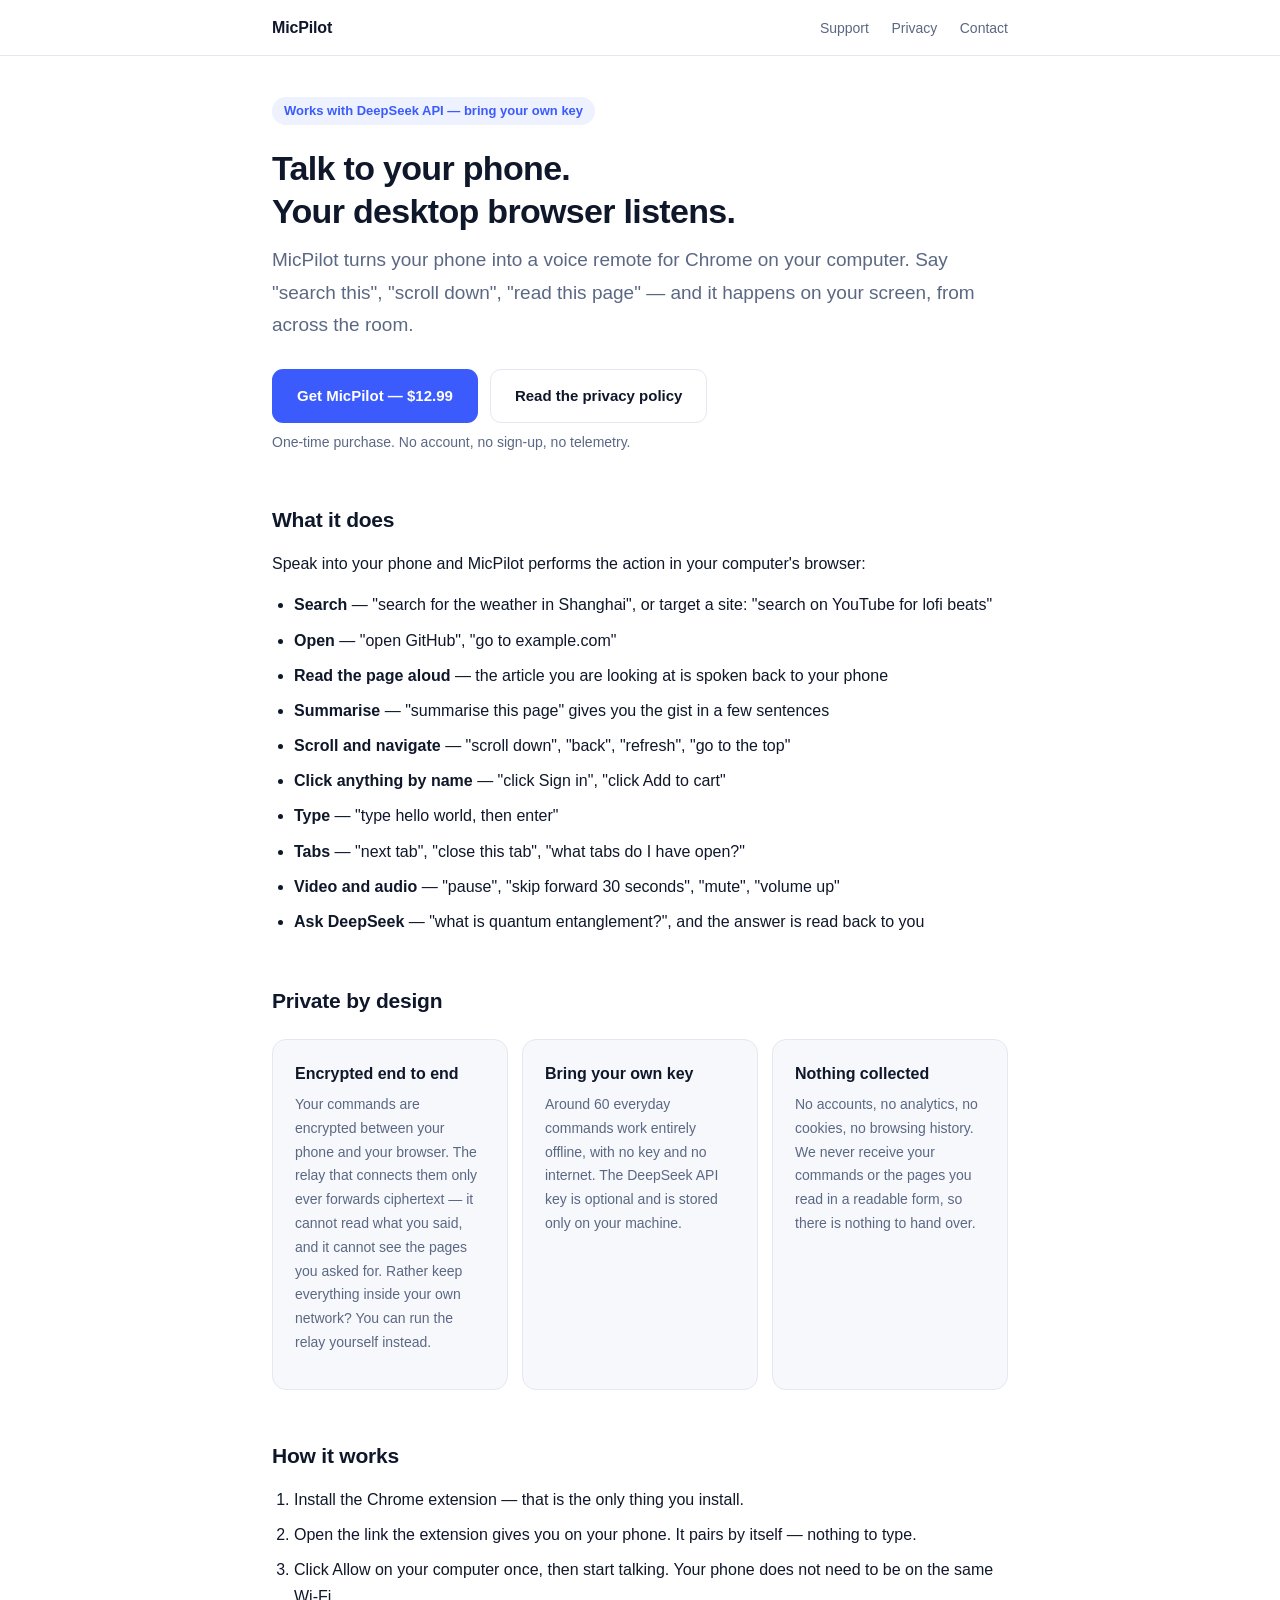
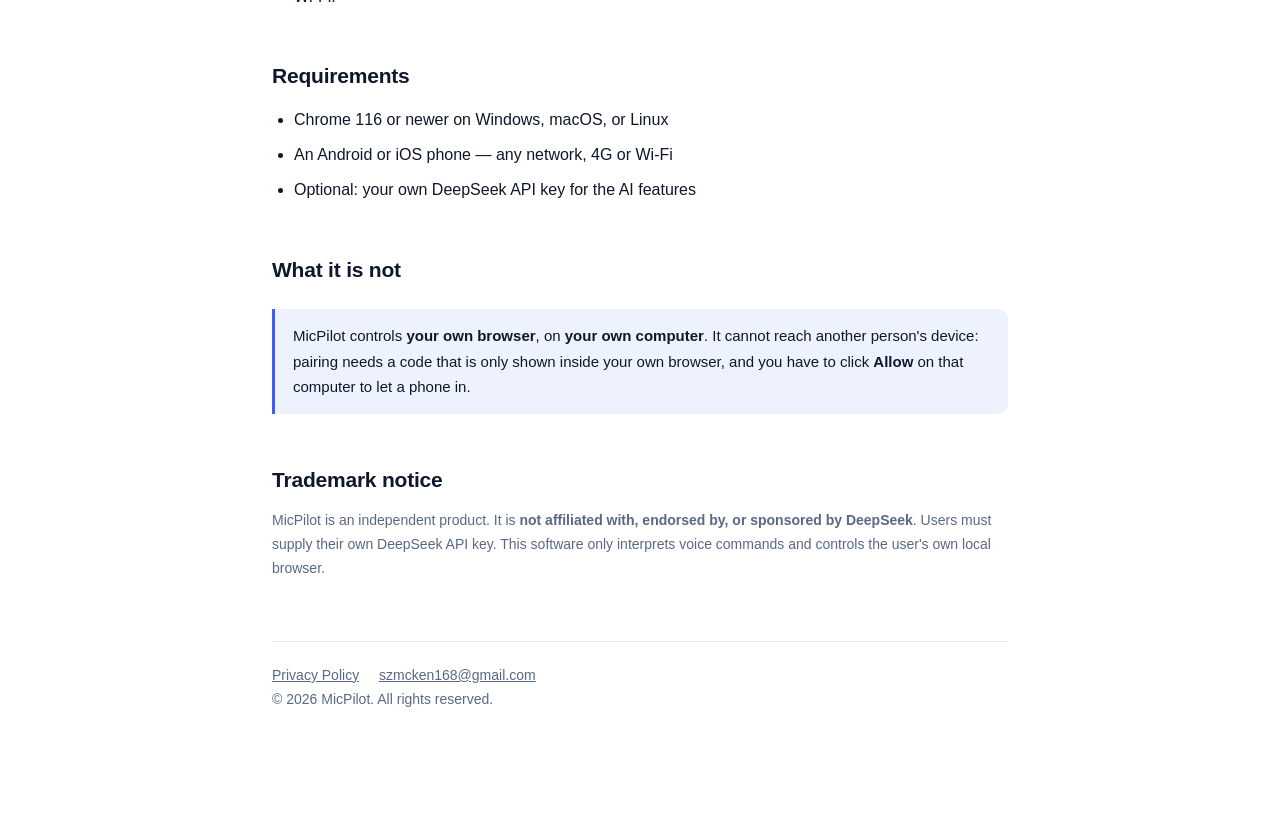
<file: index.html>
<!doctype html>
<html lang="en">
  <head>
    <meta charset="utf-8" />
    <meta name="viewport" content="width=device-width, initial-scale=1" />
    <title>MicPilot — Control your browser by voice from your phone</title>
    <meta
      name="description"
      content="Turn your phone into a voice remote for Chrome on your computer. Private by design: your commands are end-to-end encrypted and, by default, never leave your own network. Bring your own DeepSeek API key."
    />
    <link rel="stylesheet" href="style.css" />
  </head>
  <body>
    <header class="site">
      <div class="inner">
        <span class="brand">MicPilot</span>
        <nav>
          <a href="support.html">Support</a>
          <a href="privacy.html">Privacy</a>
          <a href="mailto:szmcken168@gmail.com">Contact</a>
        </nav>
      </div>
    </header>

    <main class="wrap">
      <span class="pill">Works with DeepSeek API — bring your own key</span>
      <h1>Talk to your phone.<br />Your desktop browser listens.</h1>
      <p class="lede">
        MicPilot turns your phone into a voice remote for Chrome on your computer. Say "search this",
        "scroll down", "read this page" — and it happens on your screen, from across the room.
      </p>

      <div class="cta-row">
        <a class="btn primary" href="https://8332155768274.gumroad.com/l/micpilot">Get MicPilot — $12.99</a>
        <a class="btn ghost" href="privacy.html">Read the privacy policy</a>
      </div>
      <p class="small muted">One-time purchase. No account, no sign-up, no telemetry.</p>

      <h2>What it does</h2>
      <p>Speak into your phone and MicPilot performs the action in your computer's browser:</p>
      <ul>
        <li><strong>Search</strong> — "search for the weather in Shanghai", or target a site: "search on YouTube for lofi beats"</li>
        <li><strong>Open</strong> — "open GitHub", "go to example.com"</li>
        <li><strong>Read the page aloud</strong> — the article you are looking at is spoken back to your phone</li>
        <li><strong>Summarise</strong> — "summarise this page" gives you the gist in a few sentences</li>
        <li><strong>Scroll and navigate</strong> — "scroll down", "back", "refresh", "go to the top"</li>
        <li><strong>Click anything by name</strong> — "click Sign in", "click Add to cart"</li>
        <li><strong>Type</strong> — "type hello world, then enter"</li>
        <li><strong>Tabs</strong> — "next tab", "close this tab", "what tabs do I have open?"</li>
        <li><strong>Video and audio</strong> — "pause", "skip forward 30 seconds", "mute", "volume up"</li>
        <li><strong>Ask DeepSeek</strong> — "what is quantum entanglement?", and the answer is read back to you</li>
      </ul>

      <h2>Private by design</h2>
      <div class="grid">
        <div class="card">
          <h3>Encrypted end to end</h3>
          <p class="small muted">
            Your commands are encrypted between your phone and your browser. The relay that connects them
            only ever forwards ciphertext — it cannot read what you said, and it cannot see the pages you
            asked for. Rather keep everything inside your own network? You can run the relay yourself
            instead.
          </p>
        </div>
        <div class="card">
          <h3>Bring your own key</h3>
          <p class="small muted">
            Around 60 everyday commands work entirely offline, with no key and no internet. The DeepSeek
            API key is optional and is stored only on your machine.
          </p>
        </div>
        <div class="card">
          <h3>Nothing collected</h3>
          <p class="small muted">
            No accounts, no analytics, no cookies, no browsing history. We never receive your commands or
            the pages you read in a readable form, so there is nothing to hand over.
          </p>
        </div>
      </div>

      <h2>How it works</h2>
      <ol>
        <li>Install the Chrome extension — that is the only thing you install.</li>
        <li>Open the link the extension gives you on your phone. It pairs by itself — nothing to type.</li>
        <li>Click Allow on your computer once, then start talking. Your phone does not need to be on the same Wi-Fi.</li>
      </ol>

      <h2>Requirements</h2>
      <ul>
        <li>Chrome 116 or newer on Windows, macOS, or Linux</li>
        <li>An Android or iOS phone — any network, 4G or Wi-Fi</li>
        <li>Optional: your own DeepSeek API key for the AI features</li>
      </ul>

      <h2>What it is not</h2>
      <div class="notice">
        MicPilot controls <strong>your own browser</strong>, on <strong>your own computer</strong>. It
        cannot reach another person's device: pairing needs a code that is only shown inside your own
        browser, and you have to click <strong>Allow</strong> on that computer to let a phone in.
      </div>

      <h2>Trademark notice</h2>
      <p class="small muted">
        MicPilot is an independent product. It is <strong>not affiliated with, endorsed by, or sponsored
        by DeepSeek</strong>. Users must supply their own DeepSeek API key. This software only interprets
        voice commands and controls the user's own local browser.
      </p>

      <footer class="site">
        <a href="privacy.html">Privacy Policy</a>
        <a href="mailto:szmcken168@gmail.com">szmcken168@gmail.com</a>
        <p class="small">© <span id="year">2026</span> MicPilot. All rights reserved.</p>
      </footer>
    </main>

    <script>
      document.getElementById('year').textContent = new Date().getFullYear();
    </script>
  </body>
</html>
</file>
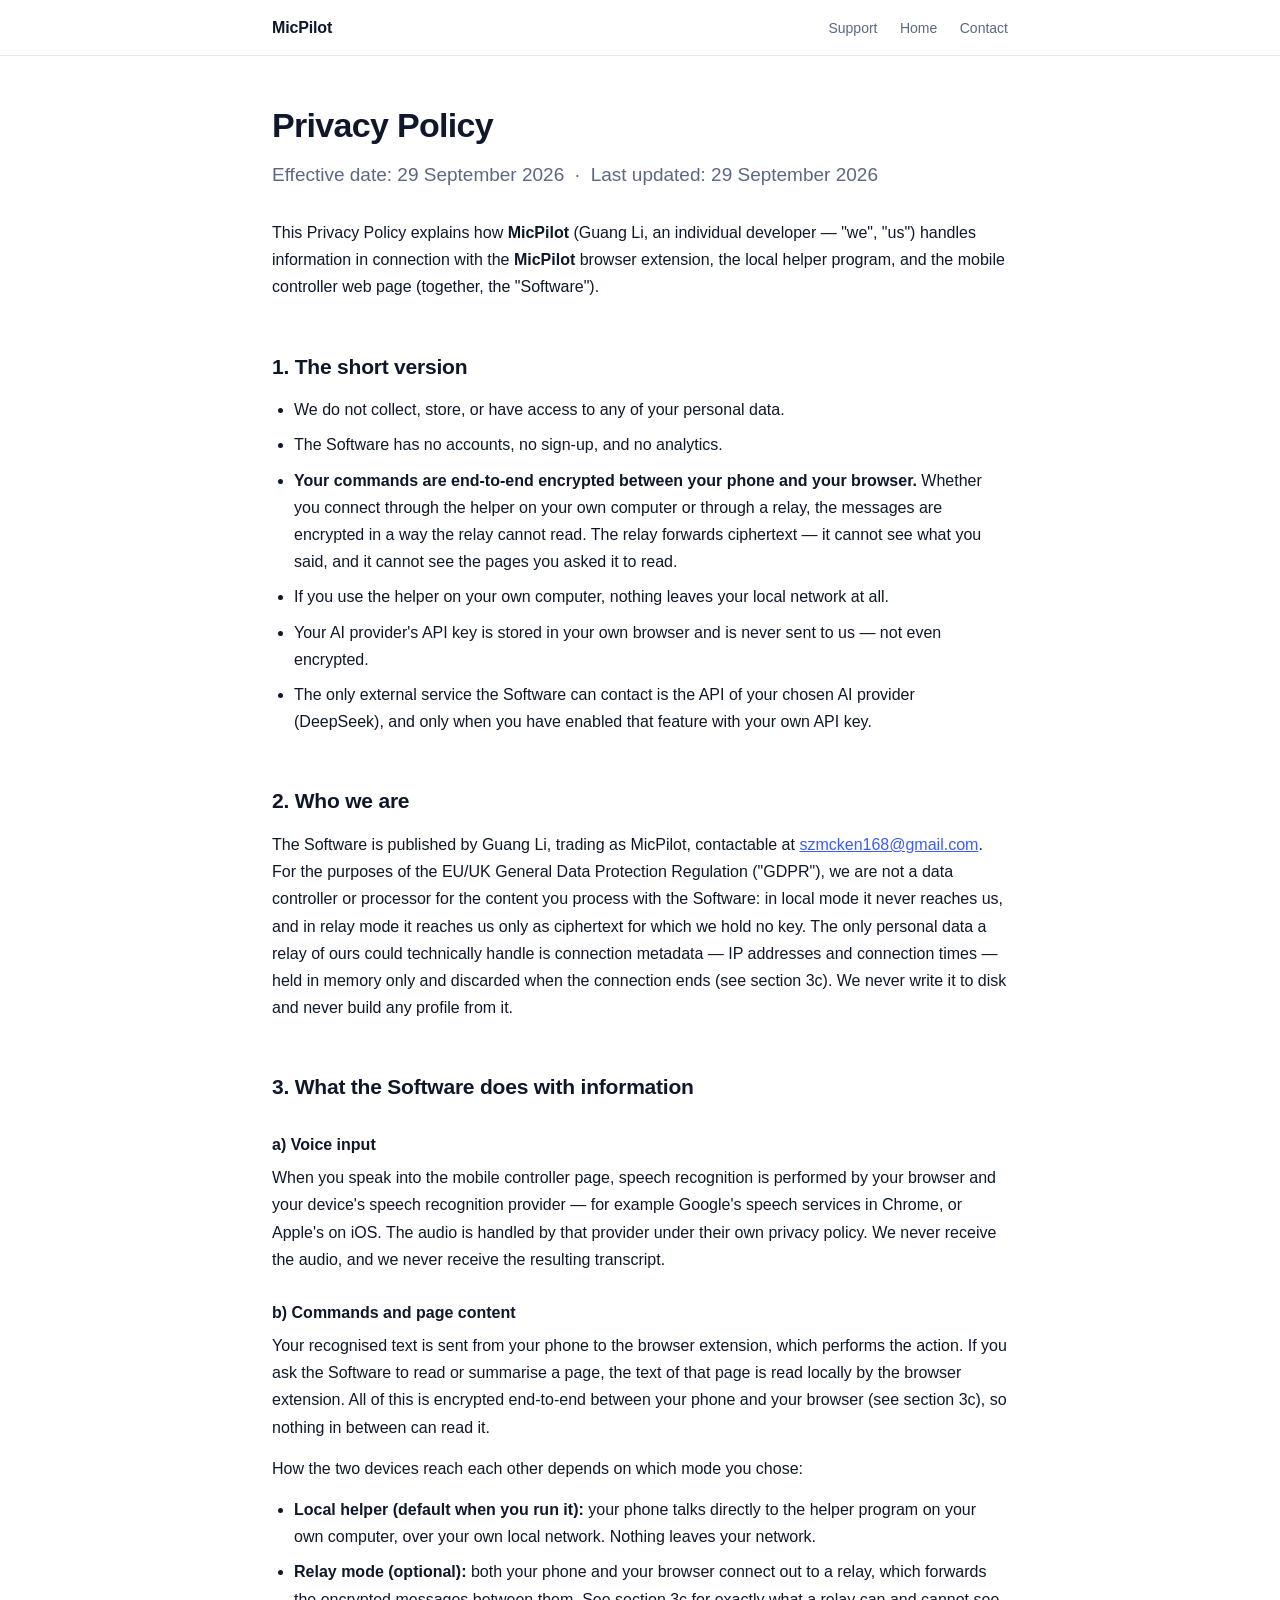
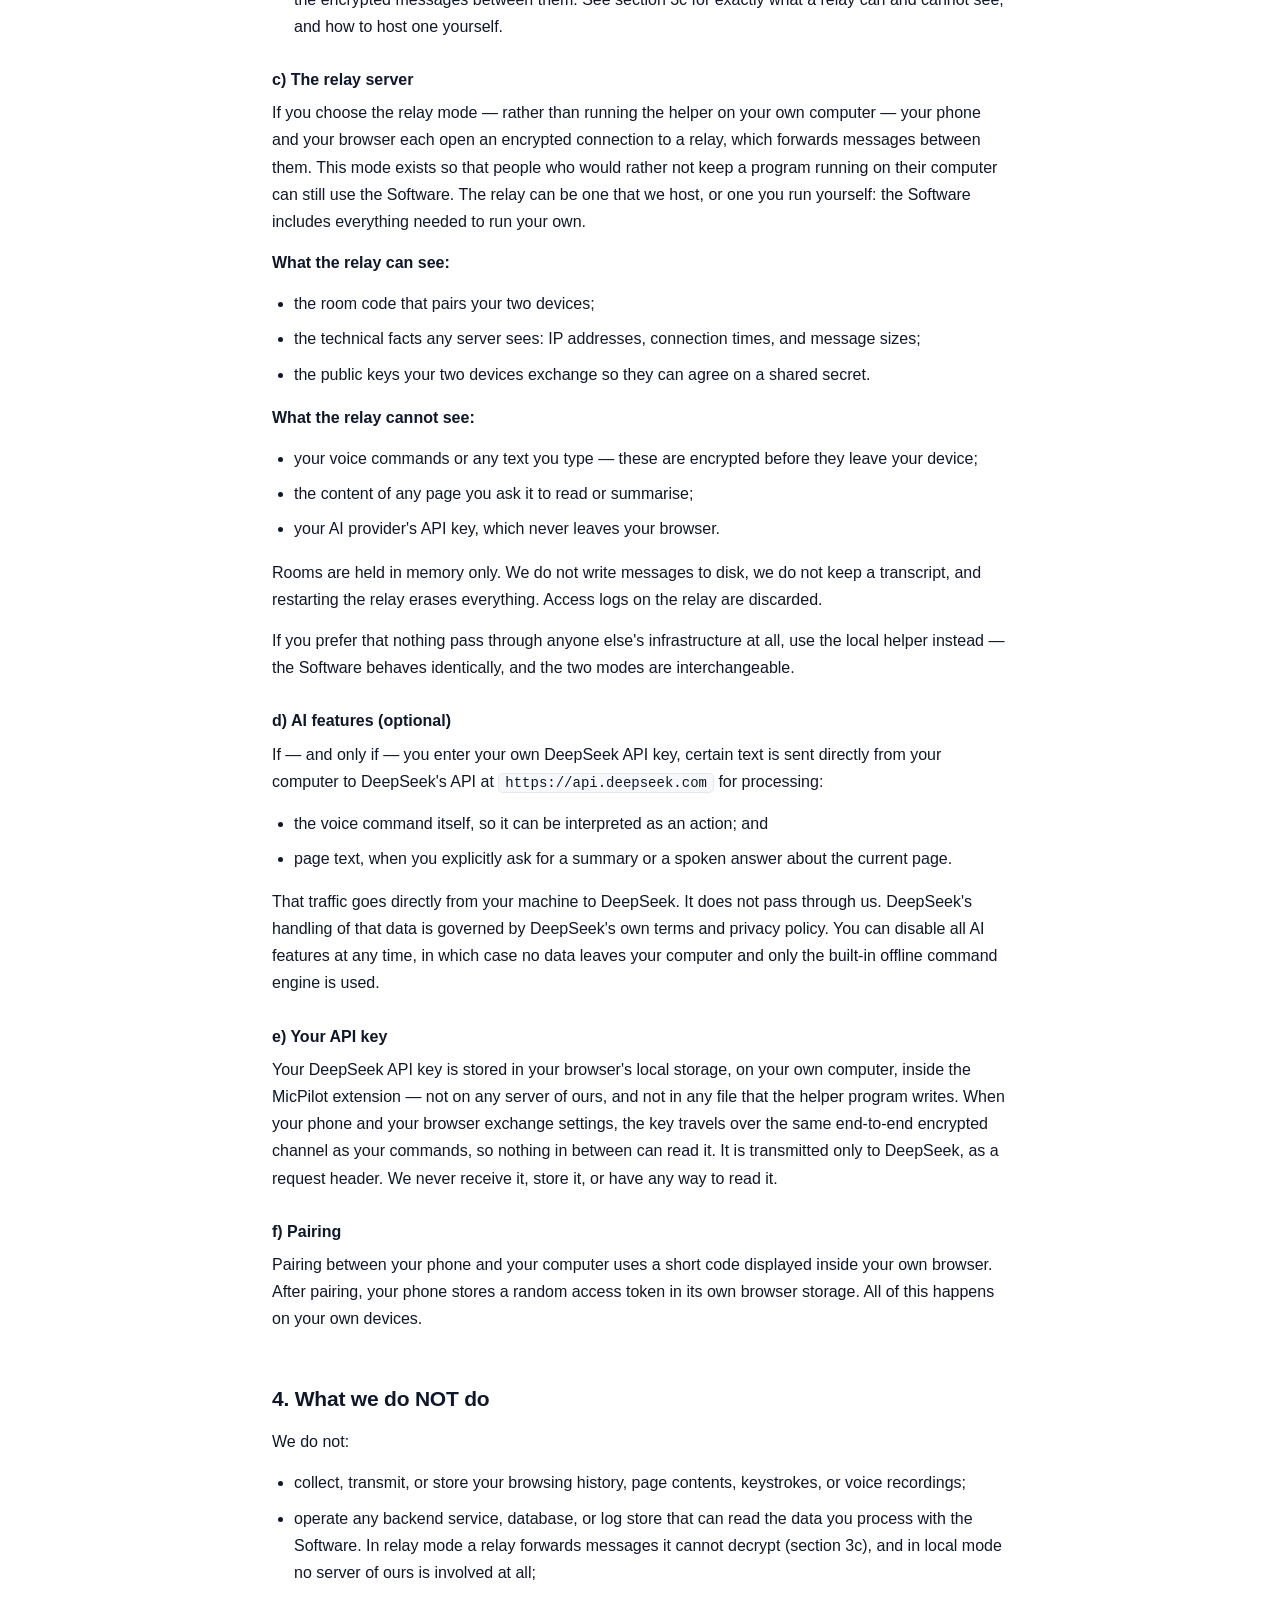
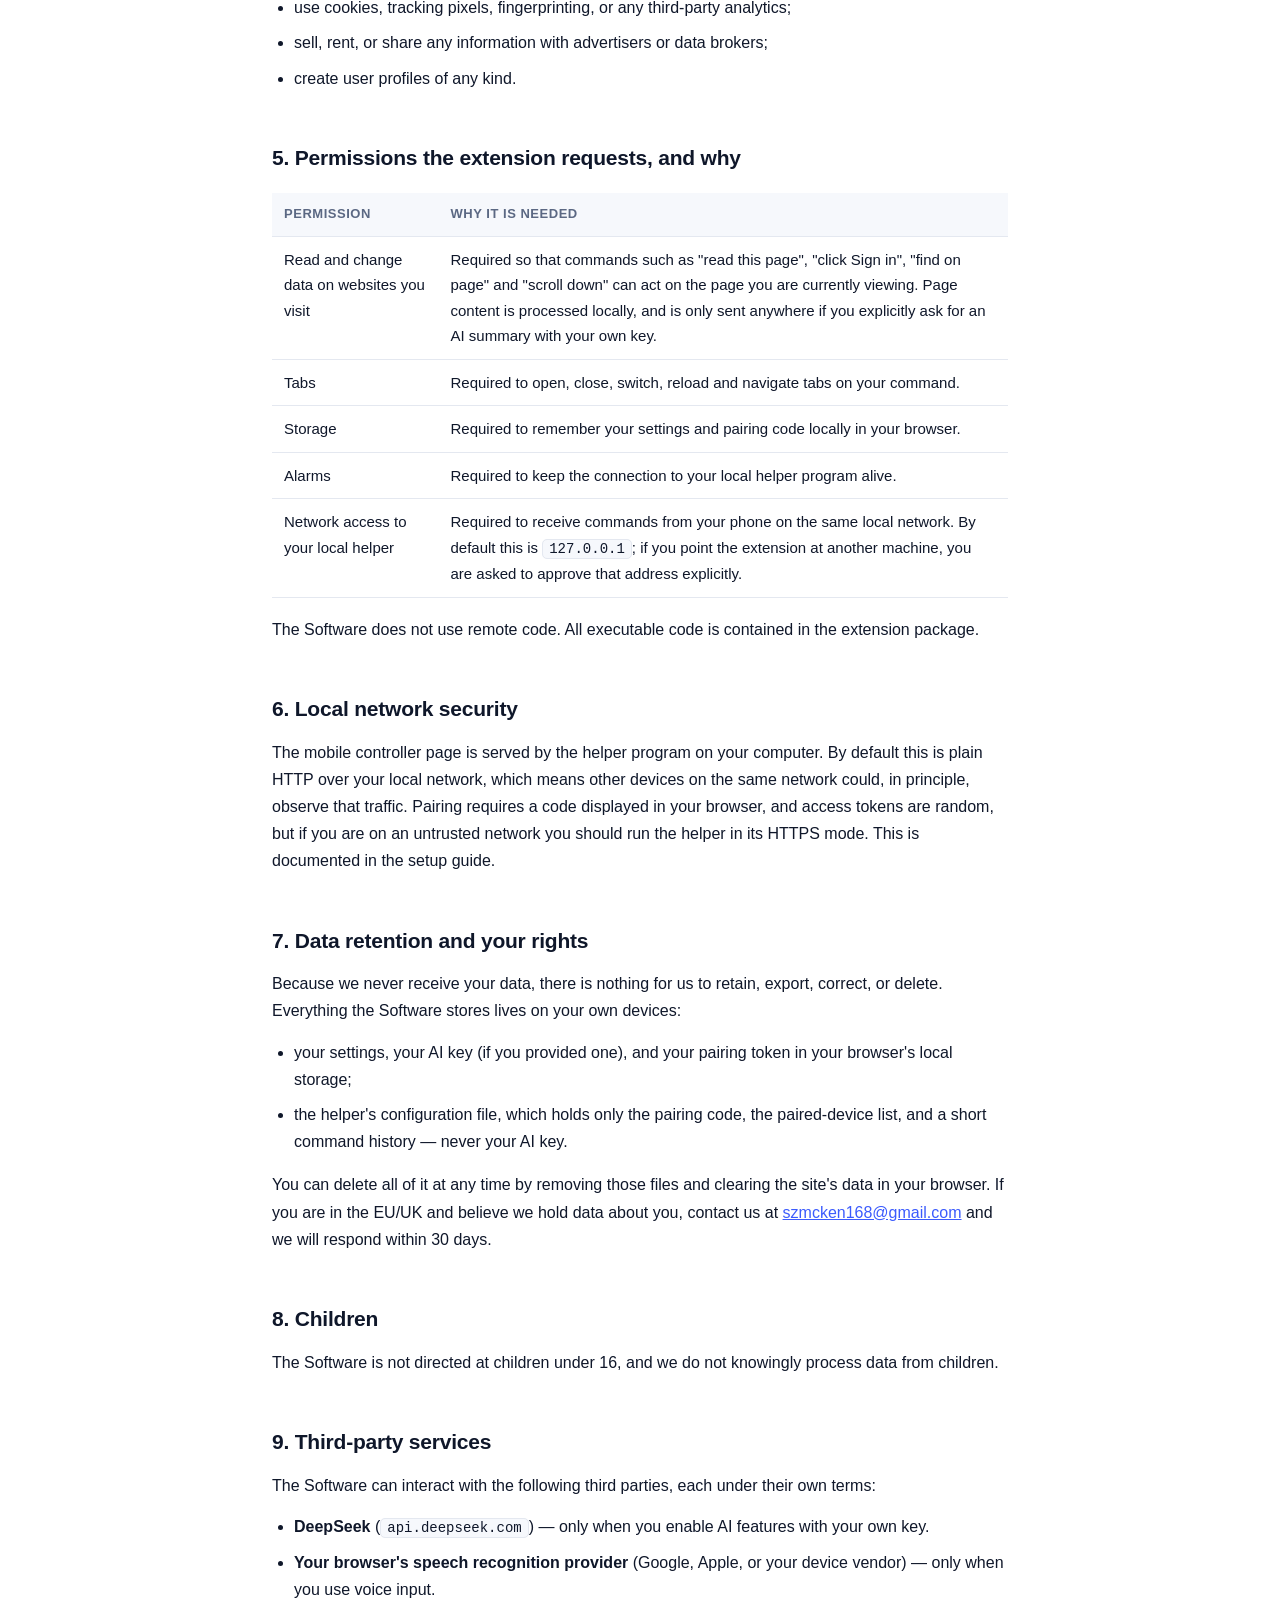
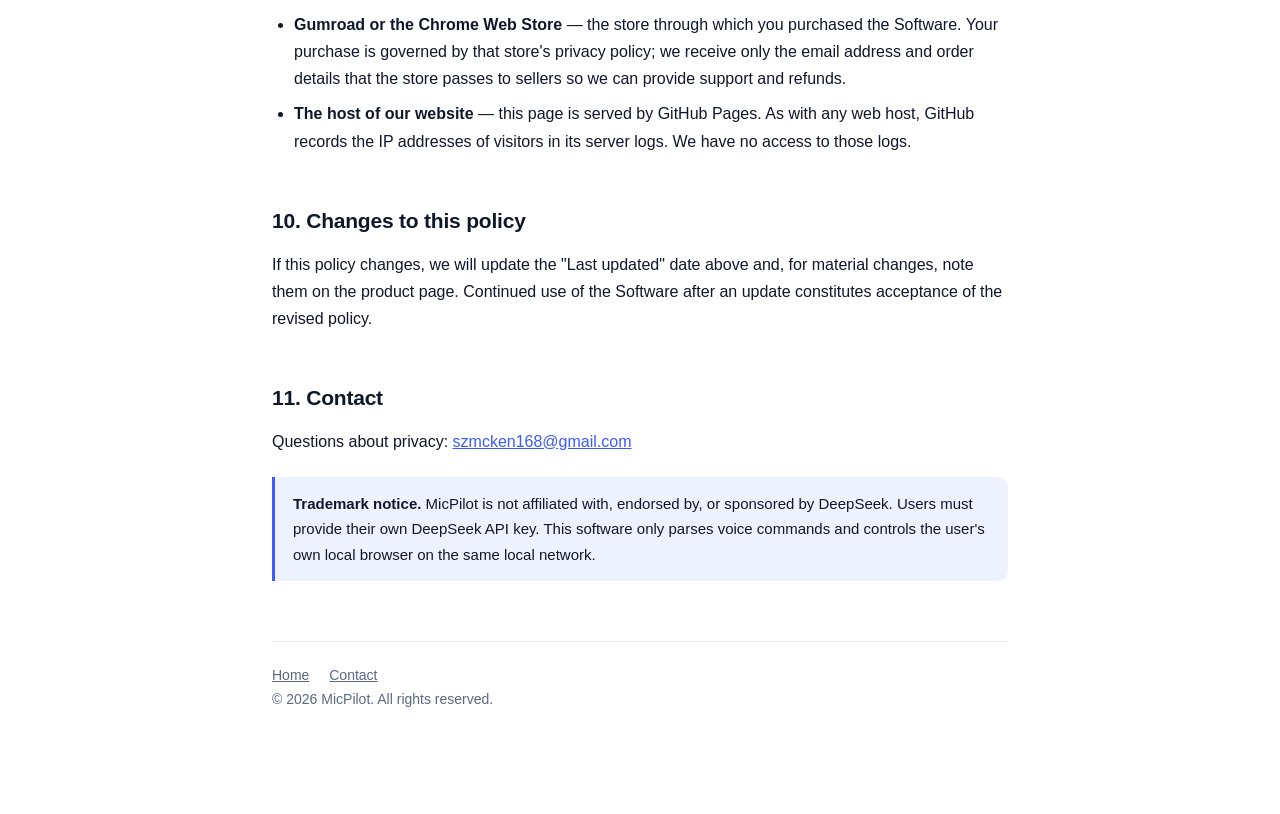
<file: privacy.html>
<!doctype html>
<html lang="en">
  <head>
    <meta charset="utf-8" />
    <meta name="viewport" content="width=device-width, initial-scale=1" />
    <title>Privacy Policy — MicPilot</title>
    <meta name="description" content="MicPilot privacy policy: no accounts, no analytics, no data collection. Your voice commands and page content are end-to-end encrypted and, by default, never leave your own network." />
    <link rel="stylesheet" href="style.css" />
  </head>
  <body>
    <header class="site">
      <div class="inner">
        <span class="brand">MicPilot</span>
        <nav>
          <a href="support.html">Support</a>
          <a href="index.html">Home</a>
          <a href="mailto:szmcken168@gmail.com">Contact</a>
        </nav>
      </div>
    </header>

    <main class="wrap">
      <h1>Privacy Policy</h1>
      <p class="lede">
        Effective date: 29 September 2026 &nbsp;·&nbsp;
        Last updated: 29 September 2026
      </p>

      <p>
        This Privacy Policy explains how <strong>MicPilot</strong>
        (Guang Li, an individual developer — "we", "us")
        handles information in connection with the <strong>MicPilot</strong> browser
        extension, the local helper program, and the mobile controller web page (together, the
        "Software").
      </p>

      <h2>1. The short version</h2>
      <ul>
        <li>We do not collect, store, or have access to any of your personal data.</li>
        <li>The Software has no accounts, no sign-up, and no analytics.</li>
        <li>
          <strong>Your commands are end-to-end encrypted between your phone and your browser.</strong>
          Whether you connect through the helper on your own computer or through a relay, the messages
          are encrypted in a way the relay cannot read. The relay forwards ciphertext — it cannot see
          what you said, and it cannot see the pages you asked it to read.
        </li>
        <li>
          If you use the helper on your own computer, nothing leaves your local network at all.
        </li>
        <li>
          Your AI provider's API key is stored in your own browser and is never sent to us — not even
          encrypted.
        </li>
        <li>The only external service the Software can contact is the API of your chosen AI provider (DeepSeek), and only when you have enabled that feature with your own API key.</li>
      </ul>

      <h2>2. Who we are</h2>
      <p>
        The Software is published by Guang Li,
        trading as MicPilot, contactable at <a href="mailto:szmcken168@gmail.com">szmcken168@gmail.com</a>.
        For the purposes of the
        EU/UK General Data Protection Regulation ("GDPR"), we are not a data controller or processor for
        the content you process with the Software: in local mode it never reaches us, and in relay mode it
        reaches us only as ciphertext for which we hold no key. The only personal data a relay of ours
        could technically handle is connection metadata — IP addresses and connection times — held in
        memory only and discarded when the connection ends (see section 3c). We never write it to disk and
        never build any profile from it.
      </p>

      <h2>3. What the Software does with information</h2>

      <h3>a) Voice input</h3>
      <p>
        When you speak into the mobile controller page, speech recognition is performed by your browser
        and your device's speech recognition provider — for example Google's speech services in Chrome, or
        Apple's on iOS. The audio is handled by that provider under their own privacy policy. We never
        receive the audio, and we never receive the resulting transcript.
      </p>

      <h3>b) Commands and page content</h3>
      <p>
        Your recognised text is sent from your phone to the browser extension, which performs the action.
        If you ask the Software to read or summarise a page, the text of that page is read locally by the
        browser extension. All of this is encrypted end-to-end between your phone and your browser (see
        section 3c), so nothing in between can read it.
      </p>
      <p>
        How the two devices reach each other depends on which mode you chose:
      </p>
      <ul>
        <li>
          <strong>Local helper (default when you run it):</strong> your phone talks directly to the helper
          program on your own computer, over your own local network. Nothing leaves your network.
        </li>
        <li>
          <strong>Relay mode (optional):</strong> both your phone and your browser connect out to a relay,
          which forwards the encrypted messages between them. See section 3c for exactly what a relay can
          and cannot see, and how to host one yourself.
        </li>
      </ul>

      <h3>c) The relay server</h3>
      <p>
        If you choose the relay mode — rather than running the helper on your own computer — your phone and
        your browser each open an encrypted connection to a relay, which forwards messages between them.
        This mode exists so that people who would rather not keep a program running on their computer can
        still use the Software. The relay can be one that we host, or one you run yourself: the Software
        includes everything needed to run your own.
      </p>
      <p><strong>What the relay can see:</strong></p>
      <ul>
        <li>the room code that pairs your two devices;</li>
        <li>the technical facts any server sees: IP addresses, connection times, and message sizes;</li>
        <li>the public keys your two devices exchange so they can agree on a shared secret.</li>
      </ul>
      <p><strong>What the relay cannot see:</strong></p>
      <ul>
        <li>your voice commands or any text you type — these are encrypted before they leave your device;</li>
        <li>the content of any page you ask it to read or summarise;</li>
        <li>your AI provider's API key, which never leaves your browser.</li>
      </ul>
      <p>
        Rooms are held in memory only. We do not write messages to disk, we do not keep a transcript, and
        restarting the relay erases everything. Access logs on the relay are discarded.
      </p>
      <p>
        If you prefer that nothing pass through anyone else's infrastructure at all, use the local helper
        instead — the Software behaves identically, and the two modes are interchangeable.
      </p>

      <h3>d) AI features (optional)</h3>
      <p>
        If — and only if — you enter your own DeepSeek API key, certain text is sent directly from your
        computer to DeepSeek's API at <code>https://api.deepseek.com</code> for processing:
      </p>
      <ul>
        <li>the voice command itself, so it can be interpreted as an action; and</li>
        <li>page text, when you explicitly ask for a summary or a spoken answer about the current page.</li>
      </ul>
      <p>
        That traffic goes directly from your machine to DeepSeek. It does not pass through us. DeepSeek's
        handling of that data is governed by DeepSeek's own terms and privacy policy. You can disable all
        AI features at any time, in which case no data leaves your computer and only the built-in offline
        command engine is used.
      </p>

      <h3>e) Your API key</h3>
      <p>
        Your DeepSeek API key is stored in your browser's local storage, on your own computer, inside the
        MicPilot extension — not on any server of ours, and not in any file that the helper program
        writes. When your phone and your browser exchange settings, the key travels over the same
        end-to-end encrypted channel as your commands, so nothing in between can read it. It is
        transmitted only to DeepSeek, as a request header. We never receive it, store it, or have any way
        to read it.
      </p>

      <h3>f) Pairing</h3>
      <p>
        Pairing between your phone and your computer uses a short code displayed inside your own browser.
        After pairing, your phone stores a random access token in its own browser storage. All of this
        happens on your own devices.
      </p>

      <h2>4. What we do NOT do</h2>
      <p>We do not:</p>
      <ul>
        <li>collect, transmit, or store your browsing history, page contents, keystrokes, or voice recordings;</li>
        <li>operate any backend service, database, or log store that can read the data you process with the Software. In relay mode a relay forwards messages it cannot decrypt (section 3c), and in local mode no server of ours is involved at all;</li>
        <li>use cookies, tracking pixels, fingerprinting, or any third-party analytics;</li>
        <li>sell, rent, or share any information with advertisers or data brokers;</li>
        <li>create user profiles of any kind.</li>
      </ul>

      <h2>5. Permissions the extension requests, and why</h2>
      <table>
        <thead>
          <tr>
            <th>Permission</th>
            <th>Why it is needed</th>
          </tr>
        </thead>
        <tbody>
          <tr>
            <td>Read and change data on websites you visit</td>
            <td>
              Required so that commands such as "read this page", "click Sign in", "find on page" and
              "scroll down" can act on the page you are currently viewing. Page content is processed
              locally, and is only sent anywhere if you explicitly ask for an AI summary with your own key.
            </td>
          </tr>
          <tr>
            <td>Tabs</td>
            <td>Required to open, close, switch, reload and navigate tabs on your command.</td>
          </tr>
          <tr>
            <td>Storage</td>
            <td>Required to remember your settings and pairing code locally in your browser.</td>
          </tr>
          <tr>
            <td>Alarms</td>
            <td>Required to keep the connection to your local helper program alive.</td>
          </tr>
          <tr>
            <td>Network access to your local helper</td>
            <td>
              Required to receive commands from your phone on the same local network. By default this is
              <code>127.0.0.1</code>; if you point the extension at another machine, you are asked to
              approve that address explicitly.
            </td>
          </tr>
        </tbody>
      </table>
      <p>
        The Software does not use remote code. All executable code is contained in the extension package.
      </p>

      <h2>6. Local network security</h2>
      <p>
        The mobile controller page is served by the helper program on your computer. By default this is
        plain HTTP over your local network, which means other devices on the same network could, in
        principle, observe that traffic. Pairing requires a code displayed in your browser, and access
        tokens are random, but if you are on an untrusted network you should run the helper in its HTTPS
        mode. This is documented in the setup guide.
      </p>

      <h2>7. Data retention and your rights</h2>
      <p>
        Because we never receive your data, there is nothing for us to retain, export, correct, or delete.
        Everything the Software stores lives on your own devices:
      </p>
      <ul>
        <li>your settings, your AI key (if you provided one), and your pairing token in your browser's local storage;</li>
        <li>the helper's configuration file, which holds only the pairing code, the paired-device list, and a short command history — never your AI key.</li>
      </ul>
      <p>
        You can delete all of it at any time by removing those files and clearing the site's data in your
        browser. If you are in the EU/UK and believe we hold data about you, contact us at
        <a href="mailto:szmcken168@gmail.com">szmcken168@gmail.com</a> and we will respond within 30 days.
      </p>

      <h2>8. Children</h2>
      <p>
        The Software is not directed at children under 16, and we do not knowingly process data from
        children.
      </p>

      <h2>9. Third-party services</h2>
      <p>The Software can interact with the following third parties, each under their own terms:</p>
      <ul>
        <li>
          <strong>DeepSeek</strong> (<code>api.deepseek.com</code>) — only when you enable AI features
          with your own key.
        </li>
        <li>
          <strong>Your browser's speech recognition provider</strong> (Google, Apple, or your device
          vendor) — only when you use voice input.
        </li>
        <li>
          <strong>Gumroad or the Chrome Web Store</strong> — the store through which you purchased the
          Software. Your purchase is governed by that store's privacy policy; we receive only the email
          address and order details that the store passes to sellers so we can provide support and
          refunds.
        </li>
        <li>
          <strong>The host of our website</strong> — this page is served by GitHub Pages. As with any
          web host, GitHub records the IP addresses of visitors in its server logs. We have no access
          to those logs.
        </li>
      </ul>

      <h2>10. Changes to this policy</h2>
      <p>
        If this policy changes, we will update the "Last updated" date above and, for material changes,
        note them on the product page. Continued use of the Software after an update constitutes
        acceptance of the revised policy.
      </p>

      <h2>11. Contact</h2>
      <p>
        Questions about privacy:
        <a href="mailto:szmcken168@gmail.com">szmcken168@gmail.com</a>
      </p>

      <div class="notice">
        <strong>Trademark notice.</strong> MicPilot is not affiliated with, endorsed by, or sponsored by
        DeepSeek. Users must provide their own DeepSeek API key. This software only parses voice commands
        and controls the user's own local browser on the same local network.
      </div>

      <footer class="site">
        <a href="index.html">Home</a>
        <a href="mailto:szmcken168@gmail.com">Contact</a>
        <p class="small">© <span id="year">2026</span> MicPilot. All rights reserved.</p>
      </footer>
    </main>

    <script>
      document.getElementById('year').textContent = new Date().getFullYear();
    </script>
  </body>
</html>
</file>
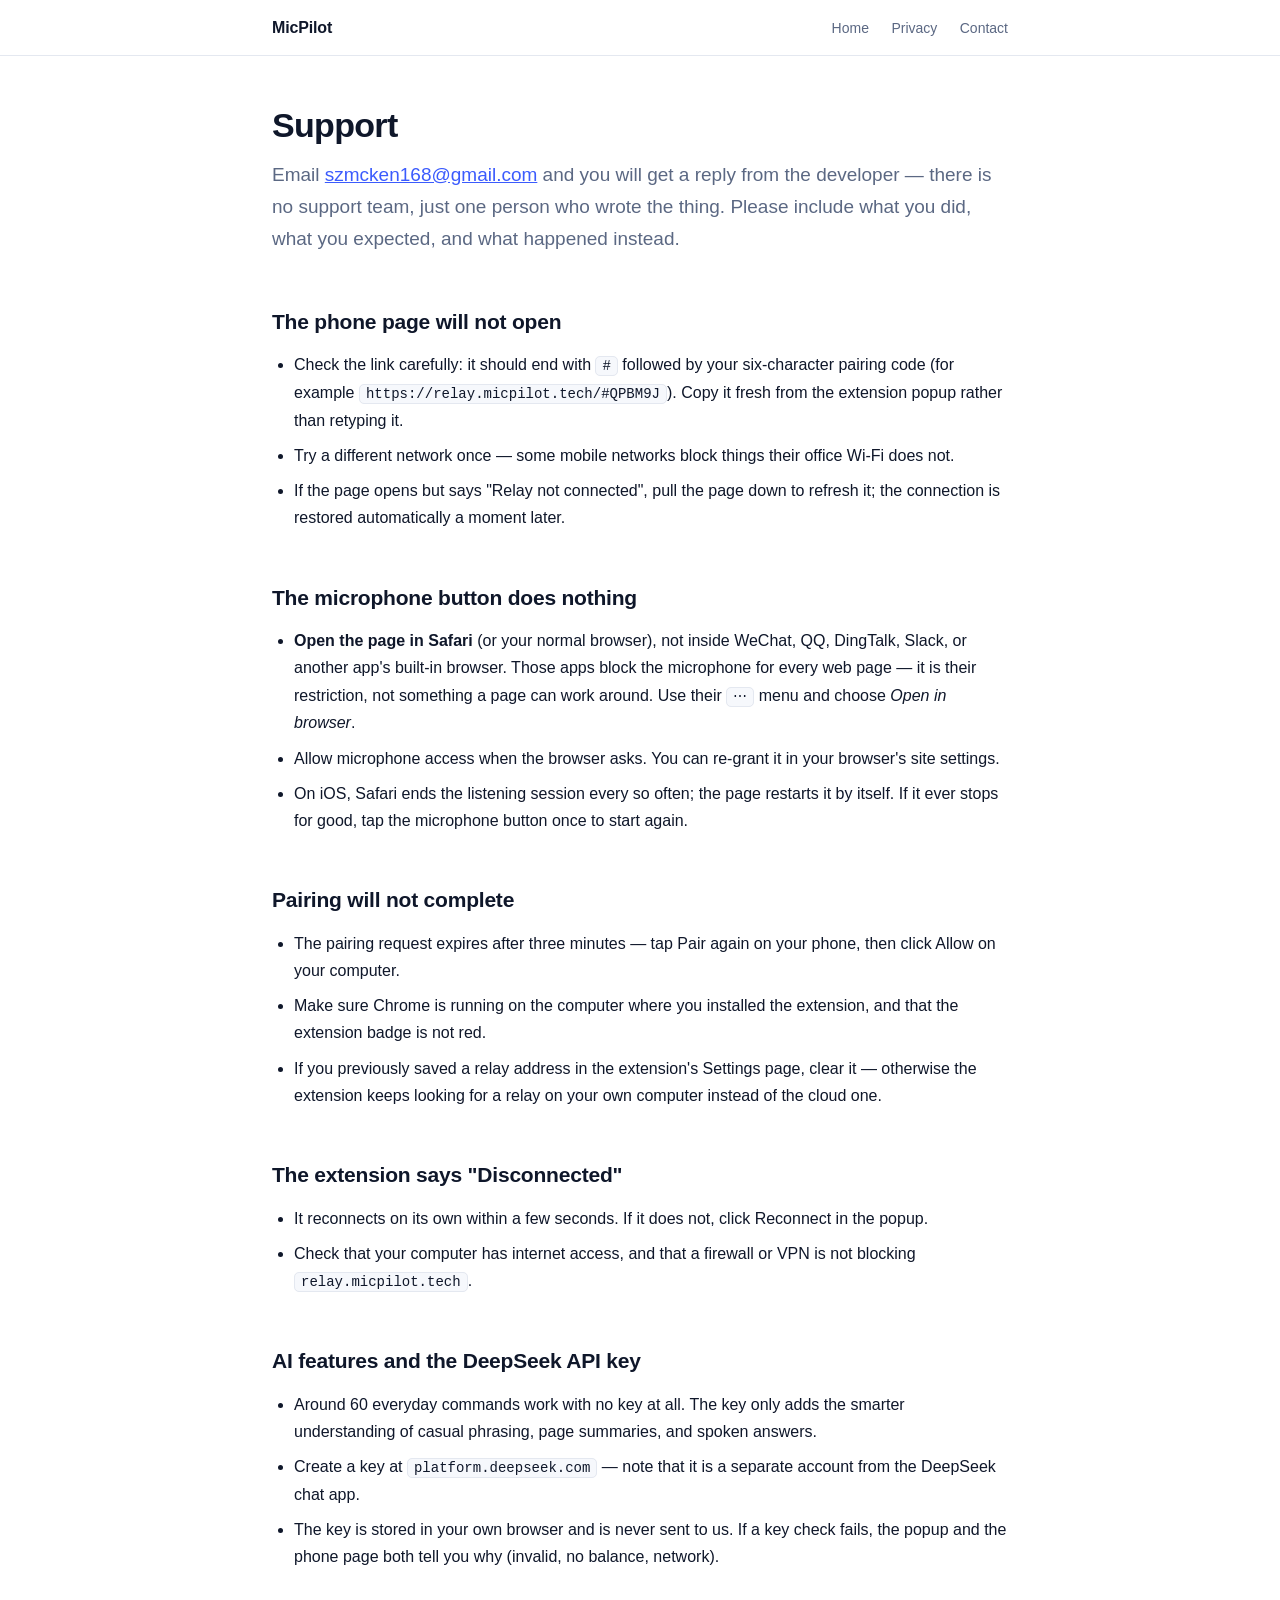
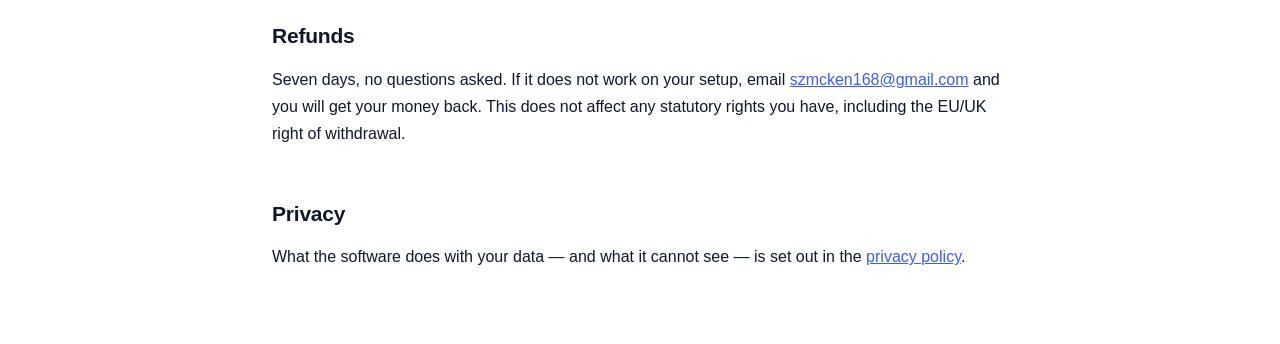
<file: support.html>
<!doctype html>
<html lang="en">
  <head>
    <meta charset="utf-8" />
    <meta name="viewport" content="width=device-width, initial-scale=1" />
    <title>Support — MicPilot</title>
    <meta
      name="description"
      content="Getting help with MicPilot: setup, pairing, the phone microphone, refunds, and how to reach us."
    />
    <link rel="stylesheet" href="style.css" />
  </head>
  <body>
    <header class="site">
      <div class="inner">
        <span class="brand">MicPilot</span>
        <nav>
          <a href="index.html">Home</a>
          <a href="privacy.html">Privacy</a>
          <a href="mailto:szmcken168@gmail.com">Contact</a>
        </nav>
      </div>
    </header>

    <main class="wrap">
      <h1>Support</h1>
      <p class="lede">
        Email <a href="mailto:szmcken168@gmail.com">szmcken168@gmail.com</a> and you will get a reply from
        the developer — there is no support team, just one person who wrote the thing. Please include
        what you did, what you expected, and what happened instead.
      </p>

      <h2>The phone page will not open</h2>
      <ul>
        <li>
          Check the link carefully: it should end with <code>#</code> followed by your six-character
          pairing code (for example <code>https://relay.micpilot.tech/#QPBM9J</code>). Copy it fresh
          from the extension popup rather than retyping it.
        </li>
        <li>Try a different network once — some mobile networks block things their office Wi-Fi does not.</li>
        <li>
          If the page opens but says "Relay not connected", pull the page down to refresh it; the
          connection is restored automatically a moment later.
        </li>
      </ul>

      <h2>The microphone button does nothing</h2>
      <ul>
        <li>
          <strong>Open the page in Safari</strong> (or your normal browser), not inside WeChat, QQ,
          DingTalk, Slack, or another app's built-in browser. Those apps block the microphone for every
          web page — it is their restriction, not something a page can work around. Use their
          <code>⋯</code> menu and choose <em>Open in browser</em>.
        </li>
        <li>Allow microphone access when the browser asks. You can re-grant it in your browser's site settings.</li>
        <li>
          On iOS, Safari ends the listening session every so often; the page restarts it by itself. If
          it ever stops for good, tap the microphone button once to start again.
        </li>
      </ul>

      <h2>Pairing will not complete</h2>
      <ul>
        <li>The pairing request expires after three minutes — tap Pair again on your phone, then click Allow on your computer.</li>
        <li>Make sure Chrome is running on the computer where you installed the extension, and that the extension badge is not red.</li>
        <li>
          If you previously saved a relay address in the extension's Settings page, clear it — otherwise
          the extension keeps looking for a relay on your own computer instead of the cloud one.
        </li>
      </ul>

      <h2>The extension says "Disconnected"</h2>
      <ul>
        <li>It reconnects on its own within a few seconds. If it does not, click Reconnect in the popup.</li>
        <li>Check that your computer has internet access, and that a firewall or VPN is not blocking <code>relay.micpilot.tech</code>.</li>
      </ul>

      <h2>AI features and the DeepSeek API key</h2>
      <ul>
        <li>
          Around 60 everyday commands work with no key at all. The key only adds the smarter
          understanding of casual phrasing, page summaries, and spoken answers.
        </li>
        <li>Create a key at <code>platform.deepseek.com</code> — note that it is a separate account from the DeepSeek chat app.</li>
        <li>The key is stored in your own browser and is never sent to us. If a key check fails, the popup and the phone page both tell you why (invalid, no balance, network).</li>
      </ul>

      <h2>Refunds</h2>
      <p>
        Seven days, no questions asked. If it does not work on your setup, email
        <a href="mailto:szmcken168@gmail.com">szmcken168@gmail.com</a> and you will get your money back.
        This does not affect any statutory rights you have, including the EU/UK right of withdrawal.
      </p>

      <h2>Privacy</h2>
      <p>
        What the software does with your data — and what it cannot see — is set out in the
        <a href="privacy.html">privacy policy</a>.
      </p>
    </main>
  </body>
</html>
</file>
<file: style.css>
:root {
  --ink: #0f172a;
  --muted: #5b6883;
  --line: #e4e8f0;
  --bg: #ffffff;
  --soft: #f6f8fc;
  --accent: #3b5bfd;
  --accent-soft: #eef2ff;
  --mark: #fff3c4;
}

* {
  box-sizing: border-box;
}

html {
  scroll-behavior: smooth;
}

body {
  margin: 0;
  background: var(--bg);
  color: var(--ink);
  font-family: -apple-system, BlinkMacSystemFont, 'Segoe UI', Roboto, 'Helvetica Neue', Arial, sans-serif;
  font-size: 16px;
  line-height: 1.7;
  -webkit-font-smoothing: antialiased;
}

.wrap {
  max-width: 780px;
  margin: 0 auto;
  padding: 40px 22px 90px;
}

header.site {
  border-bottom: 1px solid var(--line);
  background: rgba(255, 255, 255, 0.9);
  backdrop-filter: blur(8px);
  position: sticky;
  top: 0;
  z-index: 10;
}

header.site .inner {
  max-width: 780px;
  margin: 0 auto;
  padding: 14px 22px;
  display: flex;
  align-items: center;
  justify-content: space-between;
  gap: 16px;
}

.brand {
  font-weight: 700;
  letter-spacing: -0.01em;
}

nav a {
  color: var(--muted);
  text-decoration: none;
  font-size: 14px;
  margin-left: 18px;
}

nav a:hover {
  color: var(--accent);
}

h1 {
  font-size: 34px;
  line-height: 1.25;
  letter-spacing: -0.02em;
  margin: 8px 0 12px;
}

h2 {
  font-size: 21px;
  letter-spacing: -0.01em;
  margin: 40px 0 12px;
  padding-top: 8px;
}

h3 {
  font-size: 16px;
  margin: 26px 0 6px;
}

p {
  margin: 0 0 14px;
}

.lede {
  font-size: 19px;
  color: var(--muted);
  margin-bottom: 28px;
}

.muted {
  color: var(--muted);
}

.small {
  font-size: 14px;
}

ul,
ol {
  padding-left: 22px;
  margin: 0 0 16px;
}

li {
  margin-bottom: 8px;
}

li > strong {
  color: var(--ink);
}

a {
  color: var(--accent);
}

.cta-row {
  display: flex;
  flex-wrap: wrap;
  gap: 12px;
  margin: 28px 0 8px;
}

.btn {
  display: inline-block;
  padding: 13px 24px;
  border-radius: 11px;
  font-weight: 600;
  font-size: 15px;
  text-decoration: none;
  border: 1px solid transparent;
}

.btn.primary {
  background: var(--accent);
  color: #fff;
}

.btn.ghost {
  border-color: var(--line);
  color: var(--ink);
  background: #fff;
}

.card {
  background: var(--soft);
  border: 1px solid var(--line);
  border-radius: 14px;
  padding: 20px 22px;
  margin: 22px 0;
}

.card h3 {
  margin-top: 0;
}

.grid {
  display: grid;
  grid-template-columns: repeat(auto-fit, minmax(220px, 1fr));
  gap: 14px;
  margin: 20px 0;
}

.grid .card {
  margin: 0;
}

.pill {
  display: inline-block;
  background: var(--accent-soft);
  color: var(--accent);
  border-radius: 999px;
  padding: 3px 12px;
  font-size: 13px;
  font-weight: 600;
  margin-bottom: 14px;
}

.placeholder {
  background: var(--mark);
  border-bottom: 1px solid #e5c65a;
  padding: 0 4px;
  border-radius: 3px;
  font-weight: 600;
}

.notice {
  border-left: 3px solid var(--accent);
  background: var(--accent-soft);
  padding: 14px 18px;
  border-radius: 0 10px 10px 0;
  margin: 22px 0;
  font-size: 15px;
}

table {
  width: 100%;
  border-collapse: collapse;
  margin: 18px 0;
  font-size: 15px;
}

th,
td {
  text-align: left;
  padding: 10px 12px;
  border-bottom: 1px solid var(--line);
  vertical-align: top;
}

th {
  background: var(--soft);
  font-size: 13px;
  text-transform: uppercase;
  letter-spacing: 0.04em;
  color: var(--muted);
}

code {
  background: var(--soft);
  border: 1px solid var(--line);
  border-radius: 5px;
  padding: 1px 6px;
  font-size: 14px;
  font-family: ui-monospace, SFMono-Regular, Menlo, Consolas, monospace;
}

footer.site {
  border-top: 1px solid var(--line);
  margin-top: 60px;
  padding-top: 22px;
  color: var(--muted);
  font-size: 14px;
}

footer.site a {
  color: var(--muted);
  margin-right: 16px;
}

@media (max-width: 560px) {
  h1 {
    font-size: 27px;
  }
  .lede {
    font-size: 17px;
  }
  .wrap {
    padding: 28px 18px 70px;
  }
  nav a {
    margin-left: 12px;
  }
}
</file>
